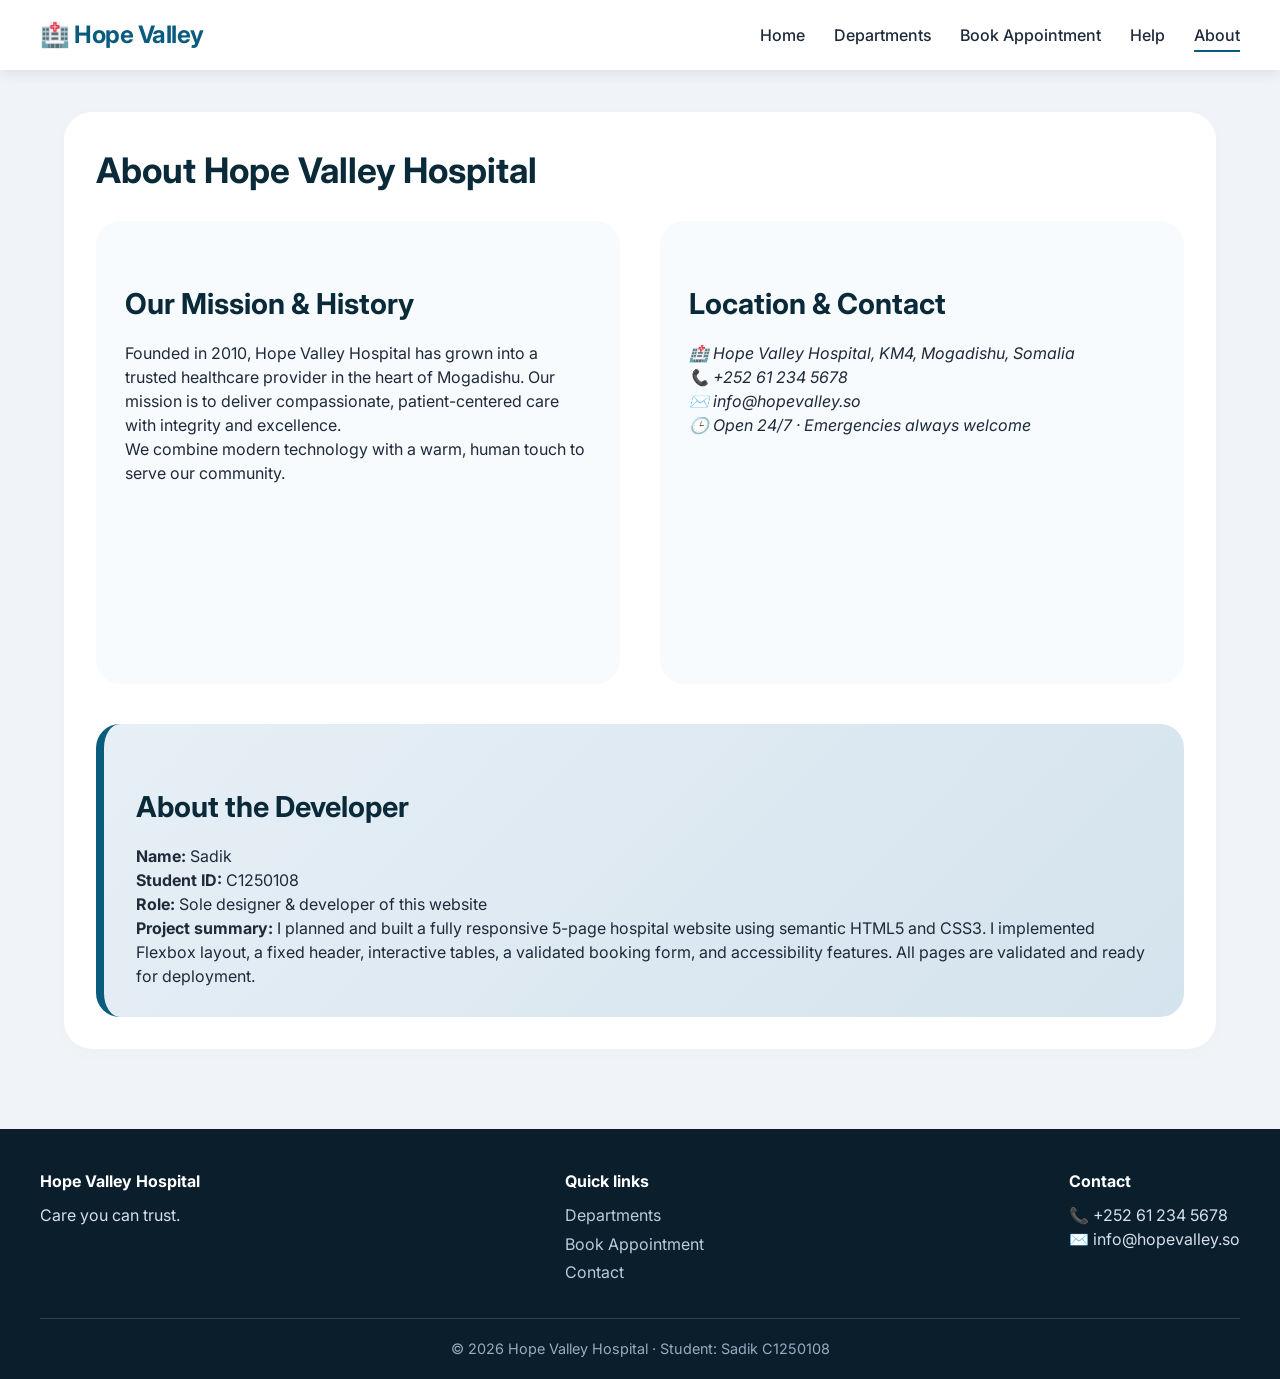
<file: about.html>
<!DOCTYPE html>
<html lang="en">
<head>
  <meta charset="UTF-8">
  <meta name="viewport" content="width=device-width, initial-scale=1.0">
  <title>About - Hope Valley Hospital</title>
  <link rel="preconnect" href="https://fonts.googleapis.com">
  <link rel="preconnect" href="https://fonts.gstatic.com" crossorigin>
  <link href="https://fonts.googleapis.com/css2?family=Inter:opsz,wght@14..32,300;14..32,400;14..32,600;14..32,700&display=swap" rel="stylesheet">
  <link rel="icon" href="data:image/svg+xml,<svg xmlns='http://www.w3.org/2000/svg' viewBox='0 0 100 100'><text y='.9em' font-size='90'>🏥</text></svg>" type="image/svg+xml">
  <link rel="stylesheet" href="style.css">
</head>
<body>
  <!-- ===== HEADER ===== -->
  <header role="banner">
    <div class="header-container">
      <div class="logo"><a href="index.html">🏥 Hope Valley</a></div>
      <nav role="navigation" aria-label="Main navigation">
        <ul>
          <li><a href="index.html">Home</a></li>
          <li><a href="gallery.html">Departments</a></li>
          <li><a href="booking.html">Book Appointment</a></li>
          <li><a href="help.html">Help</a></li>
          <li><a href="about.html" class="active">About</a></li>
        </ul>
      </nav>
    </div>
  </header>

  <main>
    <section class="about-section">
      <h1>About Hope Valley Hospital</h1>
      <div class="about-grid">
        <!-- Hospital story -->
        <article>
          <h2>Our Mission &amp; History</h2>
          <p>Founded in 2010, Hope Valley Hospital has grown into a trusted healthcare provider in the heart of Mogadishu. Our mission is to deliver compassionate, patient-centered care with integrity and excellence.</p>
          <p>We combine modern technology with a warm, human touch to serve our community.</p>
        </article>

        <!-- Location & contact -->
        <aside>
          <h2>Location &amp; Contact</h2>
          <address>
            <p>🏥 Hope Valley Hospital, KM4, Mogadishu, Somalia</p>
            <p>📞 +252 61 234 5678</p>
            <p>✉️ info@hopevalley.so</p>
            <p>🕒 Open 24/7 · Emergencies always welcome</p>
          </address>
          <!-- Google Map iframe -->
          <div class="map-container">
            <iframe src="https://maps.google.com/maps?q=mogadishu&t=&z=13&ie=UTF8&iwloc=&output=embed" width="300" height="200" style="border:0;" allowfullscreen loading="lazy" referrerpolicy="no-referrer-when-downgrade"></iframe>
          </div>
        </aside>
      </div>

      <!-- Developer info (required) -->
      <div class="developer-card">
        <h2>About the Developer</h2>
        <p><strong>Name:</strong> Sadik</p>
        <p><strong>Student ID:</strong> C1250108</p>
        <p><strong>Role:</strong> Sole designer &amp; developer of this website</p>
        <p><strong>Project summary:</strong> I planned and built a fully responsive 5-page hospital website using semantic HTML5 and CSS3. I implemented Flexbox layout, a fixed header, interactive tables, a validated booking form, and accessibility features. All pages are validated and ready for deployment.</p>
      </div>
    </section>
  </main>

  <!-- ===== FOOTER ===== -->
  <footer role="contentinfo">
    <div class="footer-content">
      <div class="footer-col"><h4>Hope Valley Hospital</h4><p class="tagline">Care you can trust.</p></div>
      <div class="footer-col"><h4>Quick links</h4><ul><li><a href="gallery.html">Departments</a></li><li><a href="booking.html">Book Appointment</a></li><li><a href="about.html">Contact</a></li></ul></div>
      <div class="footer-col"><h4>Contact</h4><p>📞 +252 61 234 5678</p><p>✉️ info@hopevalley.so</p></div>
    </div>
    <div class="footer-bottom"><p>&copy; 2026 Hope Valley Hospital · Student: Sadik C1250108</p></div>
  </footer>
</body>
</html>
</file>
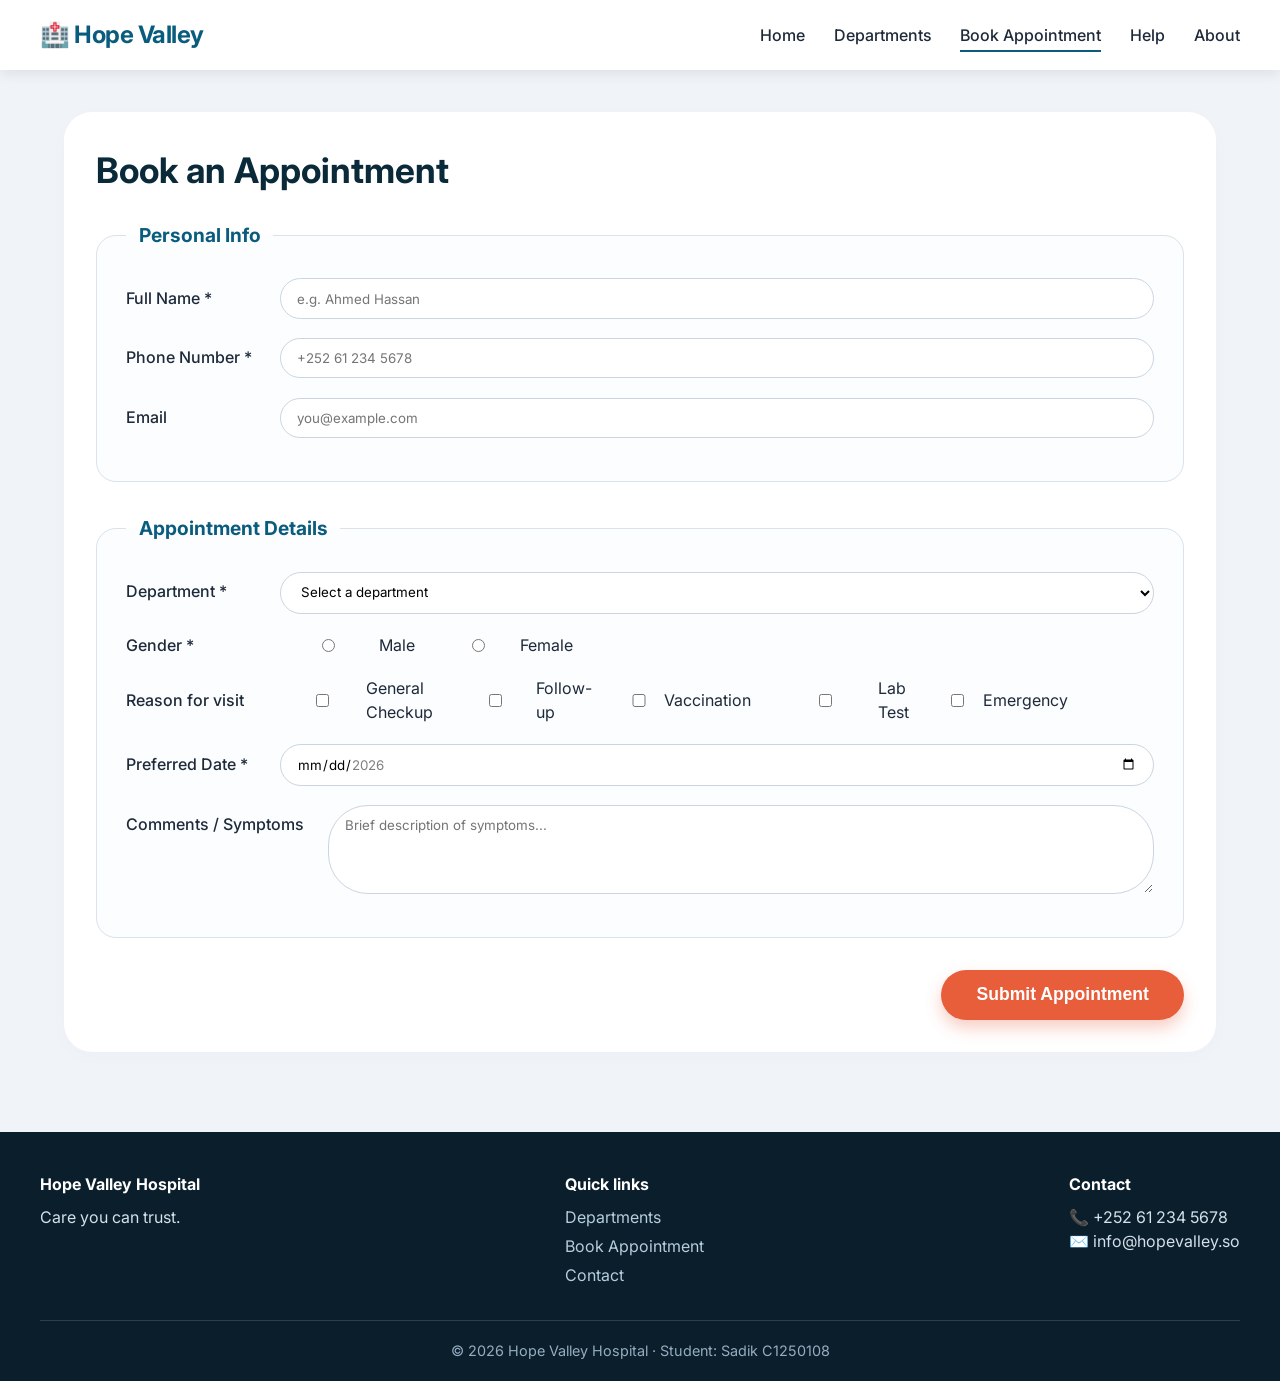
<file: booking.html>
<!DOCTYPE html>
<html lang="en">
<head>
  <meta charset="UTF-8">
  <meta name="viewport" content="width=device-width, initial-scale=1.0">
  <title>Book Appointment - Hope Valley</title>
  <link rel="preconnect" href="https://fonts.googleapis.com">
  <link rel="preconnect" href="https://fonts.gstatic.com" crossorigin>
  <link href="https://fonts.googleapis.com/css2?family=Inter:opsz,wght@14..32,300;14..32,400;14..32,600;14..32,700&display=swap" rel="stylesheet">
  <link rel="icon" href="data:image/svg+xml,<svg xmlns='http://www.w3.org/2000/svg' viewBox='0 0 100 100'><text y='.9em' font-size='90'>🏥</text></svg>" type="image/svg+xml">
  <link rel="stylesheet" href="style.css">
</head>
<body>
  <!-- ===== HEADER (fixed) ===== -->
  <header role="banner">
    <div class="header-container">
      <div class="logo"><a href="index.html">🏥 Hope Valley</a></div>
      <nav role="navigation" aria-label="Main navigation">
        <ul>
          <li><a href="index.html">Home</a></li>
          <li><a href="gallery.html">Departments</a></li>
          <li><a href="booking.html" class="active">Book Appointment</a></li>
          <li><a href="help.html">Help</a></li>
          <li><a href="about.html">About</a></li>
        </ul>
      </nav>
    </div>
  </header>

  <main>
    <section class="booking-section">
      <h1>Book an Appointment</h1>
      <form id="booking-form" action="#confirmation" method="get">
        <!-- PERSONAL INFO -->
        <fieldset>
          <legend>Personal Info</legend>
          <div class="form-row">
            <label for="fullname">Full Name *</label>
            <input type="text" id="fullname" name="fullname" placeholder="e.g. Ahmed Hassan" required>
          </div>
          <div class="form-row">
            <label for="phone">Phone Number *</label>
            <input type="tel" id="phone" name="phone" placeholder="+252 61 234 5678" pattern="[\+0-9\s\-]+" required>
          </div>
          <div class="form-row">
            <label for="email">Email</label>
            <input type="email" id="email" name="email" placeholder="you@example.com">
          </div>
        </fieldset>

        <!-- APPOINTMENT DETAILS -->
        <fieldset>
          <legend>Appointment Details</legend>
          <div class="form-row">
            <label for="department">Department *</label>
            <select id="department" name="department" required>
              <option value="">Select a department</option>
              <option value="cardiology">Cardiology</option>
              <option value="dermatology">Dermatology</option>
              <option value="pediatrics">Pediatrics</option>
              <option value="orthopedics">Orthopedics</option>
              <option value="general">General Medicine</option>
            </select>
          </div>
          <div class="form-row radio-group">
            <span class="label-text">Gender *</span>
            <label><input type="radio" name="gender" value="male" required> Male</label>
            <label><input type="radio" name="gender" value="female"> Female</label>
          </div>
          <div class="form-row checkbox-group">
            <span class="label-text">Reason for visit</span>
            <label><input type="checkbox" name="reason" value="checkup"> General Checkup</label>
            <label><input type="checkbox" name="reason" value="followup"> Follow-up</label>
            <label><input type="checkbox" name="reason" value="vaccination"> Vaccination</label>
            <label><input type="checkbox" name="reason" value="labtest"> Lab Test</label>
            <label><input type="checkbox" name="reason" value="emergency"> Emergency</label>
          </div>
          <div class="form-row">
            <label for="prefdate">Preferred Date *</label>
            <input type="date" id="prefdate" name="prefdate" min="2026-07-06" max="2026-12-31" required>
          </div>
          <div class="form-row">
            <label for="comments">Comments / Symptoms</label>
            <textarea id="comments" name="comments" rows="4" placeholder="Brief description of symptoms..."></textarea>
          </div>
        </fieldset>

        <!-- SUBMIT & CONFIRMATION (via :target) -->
        <div class="form-actions">
          <button type="submit" class="cta-button">Submit Appointment</button>
        </div>
      </form>

      <!-- static confirmation (shown via :target) -->
      <div id="confirmation" class="confirmation-box">
        <h3>✅ Appointment Request Received</h3>
        <p>Thank you! We will confirm your booking within 24 hours.</p>
        <p><a href="index.html">← Return to Home</a></p>
      </div>
    </section>
  </main>

  <!-- ===== FOOTER ===== -->
  <footer role="contentinfo">
    <div class="footer-content">
      <div class="footer-col"><h4>Hope Valley Hospital</h4><p class="tagline">Care you can trust.</p></div>
      <div class="footer-col"><h4>Quick links</h4><ul><li><a href="gallery.html">Departments</a></li><li><a href="booking.html">Book Appointment</a></li><li><a href="about.html">Contact</a></li></ul></div>
      <div class="footer-col"><h4>Contact</h4><p>📞 +252 61 234 5678</p><p>✉️ info@hopevalley.so</p></div>
    </div>
    <div class="footer-bottom"><p>&copy; 2026 Hope Valley Hospital · Student: Sadik C1250108</p></div>
  </footer>
</body>
</html>
</file>
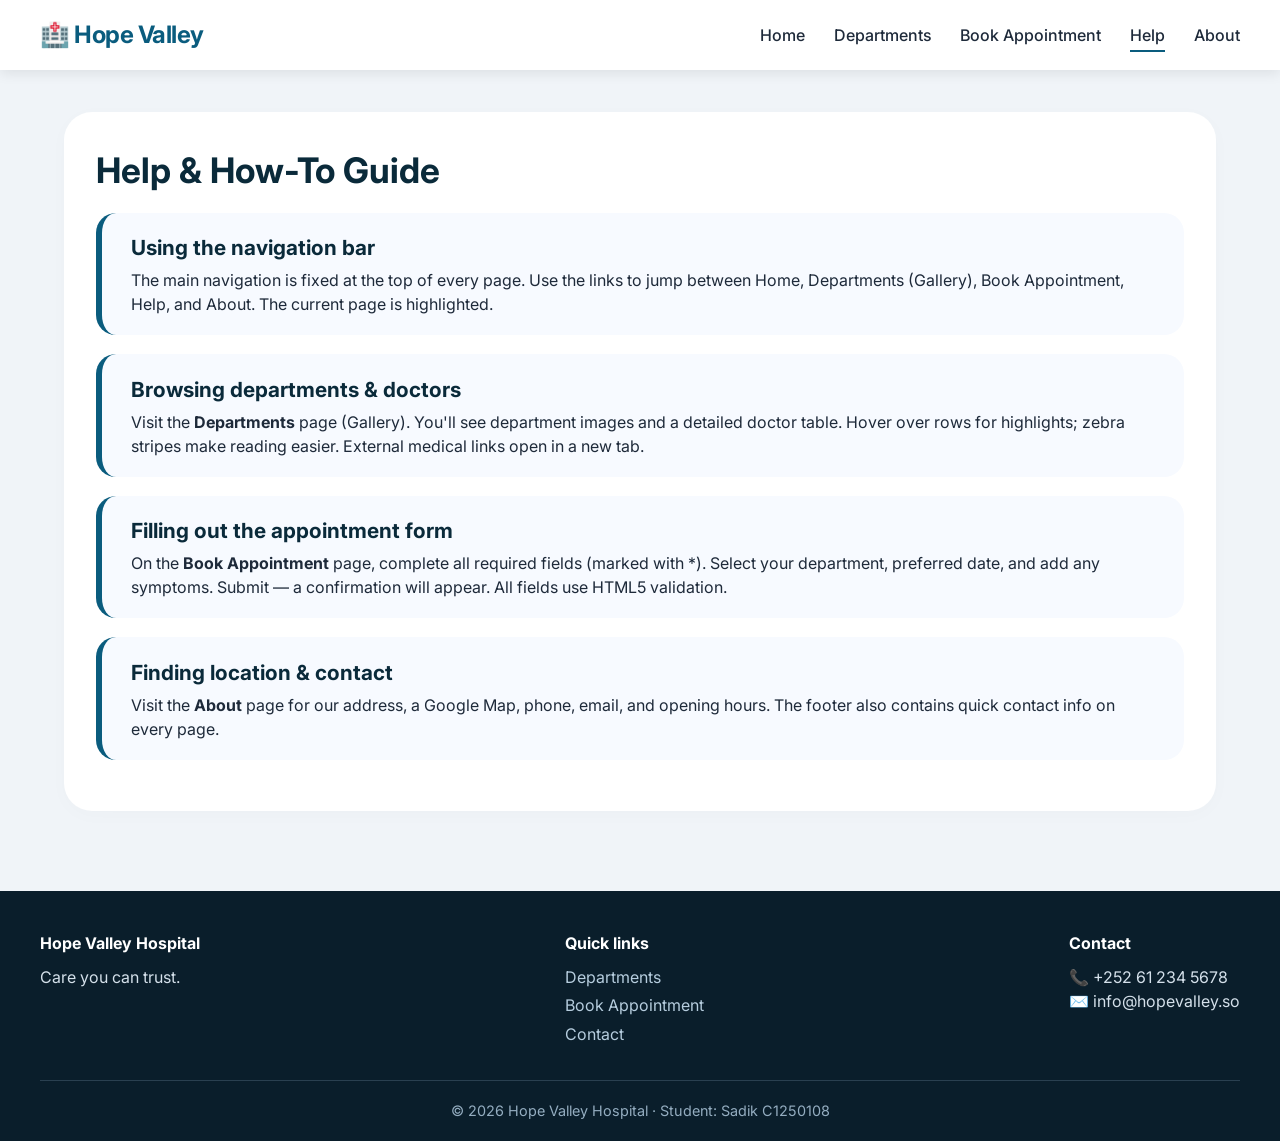
<file: help.html>
<!DOCTYPE html>
<html lang="en">
<head>
  <meta charset="UTF-8">
  <meta name="viewport" content="width=device-width, initial-scale=1.0">
  <title>Help - Hope Valley Hospital</title>
  <link rel="preconnect" href="https://fonts.googleapis.com">
  <link rel="preconnect" href="https://fonts.gstatic.com" crossorigin>
  <link href="https://fonts.googleapis.com/css2?family=Inter:opsz,wght@14..32,300;14..32,400;14..32,600;14..32,700&display=swap" rel="stylesheet">
  <link rel="icon" href="data:image/svg+xml,<svg xmlns='http://www.w3.org/2000/svg' viewBox='0 0 100 100'><text y='.9em' font-size='90'>🏥</text></svg>" type="image/svg+xml">
  <link rel="stylesheet" href="style.css">
</head>
<body>
  <!-- ===== HEADER ===== -->
  <header role="banner">
    <div class="header-container">
      <div class="logo"><a href="index.html">🏥 Hope Valley</a></div>
      <nav role="navigation" aria-label="Main navigation">
        <ul>
          <li><a href="index.html">Home</a></li>
          <li><a href="gallery.html">Departments</a></li>
          <li><a href="booking.html">Book Appointment</a></li>
          <li><a href="help.html" class="active">Help</a></li>
          <li><a href="about.html">About</a></li>
        </ul>
      </nav>
    </div>
  </header>

  <main>
    <section class="help-section">
      <h1>Help &amp; How-To Guide</h1>
      <div class="help-faq">
        <article>
          <h2>Using the navigation bar</h2>
          <p>The main navigation is fixed at the top of every page. Use the links to jump between Home, Departments (Gallery), Book Appointment, Help, and About. The current page is highlighted.</p>
        </article>
        <article>
          <h2>Browsing departments &amp; doctors</h2>
          <p>Visit the <strong>Departments</strong> page (Gallery). You'll see department images and a detailed doctor table. Hover over rows for highlights; zebra stripes make reading easier. External medical links open in a new tab.</p>
        </article>
        <article>
          <h2>Filling out the appointment form</h2>
          <p>On the <strong>Book Appointment</strong> page, complete all required fields (marked with *). Select your department, preferred date, and add any symptoms. Submit — a confirmation will appear. All fields use HTML5 validation.</p>
        </article>
        <article>
          <h2>Finding location &amp; contact</h2>
          <p>Visit the <strong>About</strong> page for our address, a Google Map, phone, email, and opening hours. The footer also contains quick contact info on every page.</p>
        </article>
      </div>
    </section>
  </main>

  <!-- ===== FOOTER ===== -->
  <footer role="contentinfo">
    <div class="footer-content">
      <div class="footer-col"><h4>Hope Valley Hospital</h4><p class="tagline">Care you can trust.</p></div>
      <div class="footer-col"><h4>Quick links</h4><ul><li><a href="gallery.html">Departments</a></li><li><a href="booking.html">Book Appointment</a></li><li><a href="about.html">Contact</a></li></ul></div>
      <div class="footer-col"><h4>Contact</h4><p>📞 +252 61 234 5678</p><p>✉️ info@hopevalley.so</p></div>
    </div>
    <div class="footer-bottom"><p>&copy; 2026 Hope Valley Hospital · Student: Sadik C1250108</p></div>
  </footer>
</body>
</html>
</file>
<file: style.css>
/* ===== RESET & BASE ===== */
* {
  margin: 0;
  padding: 0;
  box-sizing: border-box;
}
body {
  font-family: 'Inter', sans-serif;
  background: #f0f4f8;
  color: #1e2a3a;
  line-height: 1.5;
  padding-top: 80px; /* fixed header offset */
}
img {
  max-width: 100%;
  height: auto;
  display: block;
  border-radius: 12px;
}
a {
  color: #0a5c7e;
  text-decoration: none;
}
a:hover {
  text-decoration: underline;
}
ul {
  list-style: none;
}

/* ===== LAYOUT & HEADER (fixed) ===== */
header {
  position: fixed;
  top: 0;
  left: 0;
  width: 100%;
  background: #ffffff;
  box-shadow: 0 4px 12px rgba(0,0,0,0.08);
  z-index: 999;
  padding: 0 2rem;
}
.header-container {
  max-width: 1200px;
  margin: 0 auto;
  display: flex;
  justify-content: space-between;
  align-items: center;
  height: 70px;
}
.logo a {
  font-size: 1.5rem;
  font-weight: 700;
  color: #0a5c7e;
  letter-spacing: -0.5px;
}
.logo a:hover {
  text-decoration: none;
}
nav ul {
  display: flex;
  gap: 1.8rem;
}
nav a {
  font-weight: 500;
  color: #1e2a3a;
  padding: 0.3rem 0;
  border-bottom: 2px solid transparent;
  transition: border-color 0.2s;
}
nav a:hover, nav a.active {
  border-bottom-color: #0a5c7e;
  text-decoration: none;
}

/* ===== MAIN & SECTIONS ===== */
main {
  max-width: 1200px;
  margin: 0 auto;
  padding: 2rem 1.5rem;
}
h1 {
  font-size: 2.2rem;
  margin-bottom: 1rem;
  color: #0a2a3a;
}
h2 {
  font-size: 1.8rem;
  margin: 2rem 0 1rem;
  color: #0a2a3a;
}
h3 {
  font-size: 1.3rem;
  margin: 0.5rem 0;
}

/* ===== HERO ===== */
.hero {
  background-size: cover;
  background-position: center;
  padding: 5rem 2rem;
  border-radius: 24px;
  color: white;
  text-align: center;
  margin-bottom: 2rem;
  box-shadow: 0 8px 20px rgba(0,0,0,0.1);
}
.hero-content h1 {
  font-size: 3.2rem;
  margin-bottom: 0.5rem;
  text-shadow: 0 4px 12px rgba(0,0,0,0.4);
}
.hero .tagline {
  font-size: 1.4rem;
  opacity: 0.9;
  margin-bottom: 1.8rem;
}
.cta-button {
  display: inline-block;
  background: #e85d3a;
  color: white;
  padding: 0.9rem 2.2rem;
  border-radius: 60px;
  font-weight: 600;
  font-size: 1.1rem;
  box-shadow: 0 8px 16px rgba(232, 93, 58, 0.3);
  transition: background 0.2s, transform 0.1s;
  border: none;
  cursor: pointer;
}
.cta-button:hover {
  background: #c94d2e;
  transform: scale(1.02);
  text-decoration: none;
}

/* ===== CARDS (flex) ===== */
.card-grid {
  display: flex;
  flex-wrap: wrap;
  gap: 2rem;
  justify-content: center;
  margin: 2rem 0;
}
.card {
  background: white;
  padding: 1.8rem 1.5rem;
  border-radius: 24px;
  box-shadow: 0 8px 20px rgba(0,0,0,0.06);
  flex: 1 1 200px;
  max-width: 260px;
  text-align: center;
  transition: transform 0.2s, box-shadow 0.2s;
  border: 1px solid #e8edf2;
}
.card:hover {
  transform: translateY(-6px);
  box-shadow: 0 14px 28px rgba(0,0,0,0.08);
}
.card-icon {
  font-size: 2.8rem;
  margin-bottom: 0.5rem;
}

/* ===== DEPARTMENTS PREVIEW ===== */
.dept-preview {
  background: linear-gradient(135deg, #e8f4f8, #d4e9f7);
  padding: 2.5rem 2rem;
  border-radius: 28px;
  margin: 2rem 0;
}
.dept-preview h2 {
  color: #0a4a6a;
  text-align: center;
  margin-top: 0;
}
.dept-strip {
  display: flex;
  flex-wrap: wrap;
  gap: 2rem;
  justify-content: center;
  margin: 1.5rem 0;
}
.dept-strip figure {
  flex: 1 1 180px;
  max-width: 240px;
  background: white;
  padding: 1rem;
  border-radius: 24px;
  box-shadow: 0 8px 24px rgba(10, 92, 126, 0.12);
  transition: transform 0.3s, box-shadow 0.3s;
  border: 2px solid transparent;
}
.dept-strip figure:hover {
  transform: translateY(-8px) scale(1.02);
  box-shadow: 0 16px 40px rgba(10, 92, 126, 0.2);
  border-color: #0a5c7e;
}
.dept-strip img {
  border-radius: 16px;
  height: 180px;
  object-fit: cover;
  width: 100%;
}
.dept-strip figcaption {
  text-align: center;
  font-weight: 700;
  padding: 0.8rem 0 0.3rem;
  color: #0a5c7e;
  font-size: 1.1rem;
  letter-spacing: 0.3px;
}
.link-arrow {
  font-weight: 600;
  color: #0a5c7e;
  background: white;
  padding: 0.6rem 1.8rem;
  border-radius: 40px;
  display: inline-block;
  box-shadow: 0 4px 12px rgba(0,0,0,0.06);
  transition: all 0.2s;
}
.link-arrow:hover {
  background: #0a5c7e;
  color: white;
  text-decoration: none;
  box-shadow: 0 8px 20px rgba(10, 92, 126, 0.3);
}

/* ===== GALLERY / TABLE ===== */
.gallery-section {
  background: white;
  padding: 2rem 2rem;
  border-radius: 28px;
  box-shadow: 0 4px 20px rgba(0,0,0,0.02);
}
.dept-gallery {
  display: flex;
  flex-wrap: wrap;
  gap: 2rem;
  justify-content: center;
  margin: 1.5rem 0;
}
.dept-gallery figure {
  flex: 1 1 200px;
  max-width: 280px;
  background: linear-gradient(135deg, #f0f7fb, #e3eef5);
  padding: 0.8rem;
  border-radius: 20px;
  transition: transform 0.3s, box-shadow 0.3s;
}
.dept-gallery figure:hover {
  transform: scale(1.03);
  box-shadow: 0 8px 24px rgba(10, 92, 126, 0.15);
}
.dept-gallery img {
  border-radius: 16px;
  min-height: 180px;
  object-fit: cover;
  width: 100%;
}
.dept-gallery figcaption {
  text-align: center;
  font-weight: 700;
  margin-top: 0.7rem;
  color: #0a4a6a;
  font-size: 1.1rem;
}

/* TABLE */
.table-wrapper {
  overflow-x: auto;
  margin: 2rem 0;
}
table {
  width: 100%;
  border-collapse: collapse;
  font-size: 0.95rem;
  background: white;
  border-radius: 18px;
  box-shadow: 0 4px 12px rgba(0,0,0,0.04);
}
th {
  background: linear-gradient(135deg, #0a5c7e, #0a7a9e);
  color: white;
  padding: 0.9rem 0.8rem;
  text-align: left;
}
td {
  padding: 0.8rem;
  border-bottom: 1px solid #e2e8f0;
}
tbody tr:nth-child(even) {
  background: #f8fafc;
}
tbody tr:hover {
  background: #dceaf2;
  transition: background 0.15s;
}
tfoot {
  background: #d9e3ed;
  font-weight: 600;
}
tfoot td {
  padding: 0.8rem;
  text-align: center;
}

/* ===== BOOKING FORM ===== */
.booking-section, .help-section, .about-section {
  background: white;
  padding: 2rem 2rem;
  border-radius: 28px;
  box-shadow: 0 4px 20px rgba(0,0,0,0.02);
}
.booking-section form {
  margin-top: 1.5rem;
}
fieldset {
  border: 1px solid #dae2ea;
  border-radius: 20px;
  padding: 1.8rem 1.8rem 1.5rem;
  margin-bottom: 2rem;
  background: #fbfdff;
}
legend {
  font-weight: 700;
  padding: 0 0.8rem;
  color: #0a5c7e;
  font-size: 1.2rem;
}
.form-row {
  display: flex;
  flex-wrap: wrap;
  align-items: baseline;
  gap: 0.8rem 1.5rem;
  margin-bottom: 1.2rem;
}
.form-row label {
  min-width: 130px;
  font-weight: 500;
}
.form-row input, .form-row select, .form-row textarea {
  flex: 1 1 240px;
  padding: 0.7rem 1rem;
  border: 1px solid #cbd5e1;
  border-radius: 40px;
  font-family: inherit;
  background: white;
  transition: border 0.2s;
}
.form-row input:focus, .form-row select:focus, .form-row textarea:focus {
  border-color: #0a5c7e;
  outline: none;
  box-shadow: 0 0 0 3px rgba(10,92,126,0.15);
}
.radio-group, .checkbox-group {
  display: flex;
  flex-wrap: wrap;
  align-items: center;
  gap: 0.8rem 1.8rem;
}
.radio-group .label-text, .checkbox-group .label-text {
  min-width: 130px;
  font-weight: 500;
}
.radio-group label, .checkbox-group label {
  font-weight: 400;
  display: inline-flex;
  align-items: center;
  gap: 0.4rem;
}
.form-actions {
  display: flex;
  justify-content: flex-end;
  margin-top: 1.5rem;
}

/* confirmation (static, using :target) */
.confirmation-box {
  display: none;
  background: #e2f0e8;
  padding: 2rem;
  border-radius: 28px;
  margin: 2rem 0;
  text-align: center;
}
.confirmation-box:target {
  display: block;
}
.confirmation-box h3 {
  color: #0f6b4a;
}

/* ===== HELP / ABOUT ===== */
.help-faq article {
  background: #f7faff;
  padding: 1.2rem 1.8rem;
  border-radius: 20px;
  margin-bottom: 1.2rem;
  border-left: 6px solid #0a5c7e;
}
.help-faq h2 {
  font-size: 1.3rem;
  margin: 0 0 0.3rem;
}
.about-grid {
  display: flex;
  flex-wrap: wrap;
  gap: 2.5rem;
  margin: 1.5rem 0;
}
.about-grid article, .about-grid aside {
  flex: 1 1 300px;
  background: #f8fbfe;
  padding: 1.8rem;
  border-radius: 24px;
}
.map-container iframe {
  width: 100%;
  max-width: 360px;
  border-radius: 16px;
  margin-top: 0.8rem;
}
.developer-card {
  background: linear-gradient(135deg, #e7eff6, #d4e3ed);
  padding: 1.8rem 2rem;
  border-radius: 24px;
  margin: 2.5rem 0 0;
  border-left: 8px solid #0a5c7e;
}

/* ===== FOOTER ===== */
footer {
  background: #0a1e2b;
  color: #d4e0ea;
  margin-top: 3rem;
  padding: 2.5rem 1.5rem 1.2rem;
}
.footer-content {
  max-width: 1200px;
  margin: 0 auto;
  display: flex;
  flex-wrap: wrap;
  gap: 2.5rem;
  justify-content: space-between;
}
.footer-col h4 {
  color: white;
  margin-bottom: 0.6rem;
}
.footer-col ul li {
  margin: 0.3rem 0;
}
.footer-col a {
  color: #b6cdde;
}
.footer-col a:hover {
  color: white;
  text-decoration: underline;
}
.footer-bottom {
  max-width: 1200px;
  margin: 1.8rem auto 0;
  border-top: 1px solid #2a4050;
  padding-top: 1.2rem;
  text-align: center;
  font-size: 0.9rem;
  color: #94adc0;
}

/* ===== RESPONSIVE ===== */
@media (max-width: 720px) {
  .header-container {
    flex-wrap: wrap;
    height: auto;
    padding: 0.6rem 0;
  }
  nav ul {
    flex-wrap: wrap;
    gap: 0.8rem 1.2rem;
    justify-content: center;
  }
  body {
    padding-top: 110px;
  }
  .hero-content h1 {
    font-size: 2.2rem;
  }
  .form-row {
    flex-direction: column;
    align-items: stretch;
  }
  .form-row label {
    min-width: unset;
  }
  .radio-group, .checkbox-group {
    flex-direction: column;
    align-items: flex-start;
  }
  .footer-content {
    flex-direction: column;
    gap: 1.5rem;
  }
  .card {
    flex: 1 1 100%;
  }
  .dept-preview {
    padding: 1.5rem 1rem;
  }
  .dept-strip figure {
    flex: 1 1 140px;
    max-width: 180px;
  }
}
</file>
